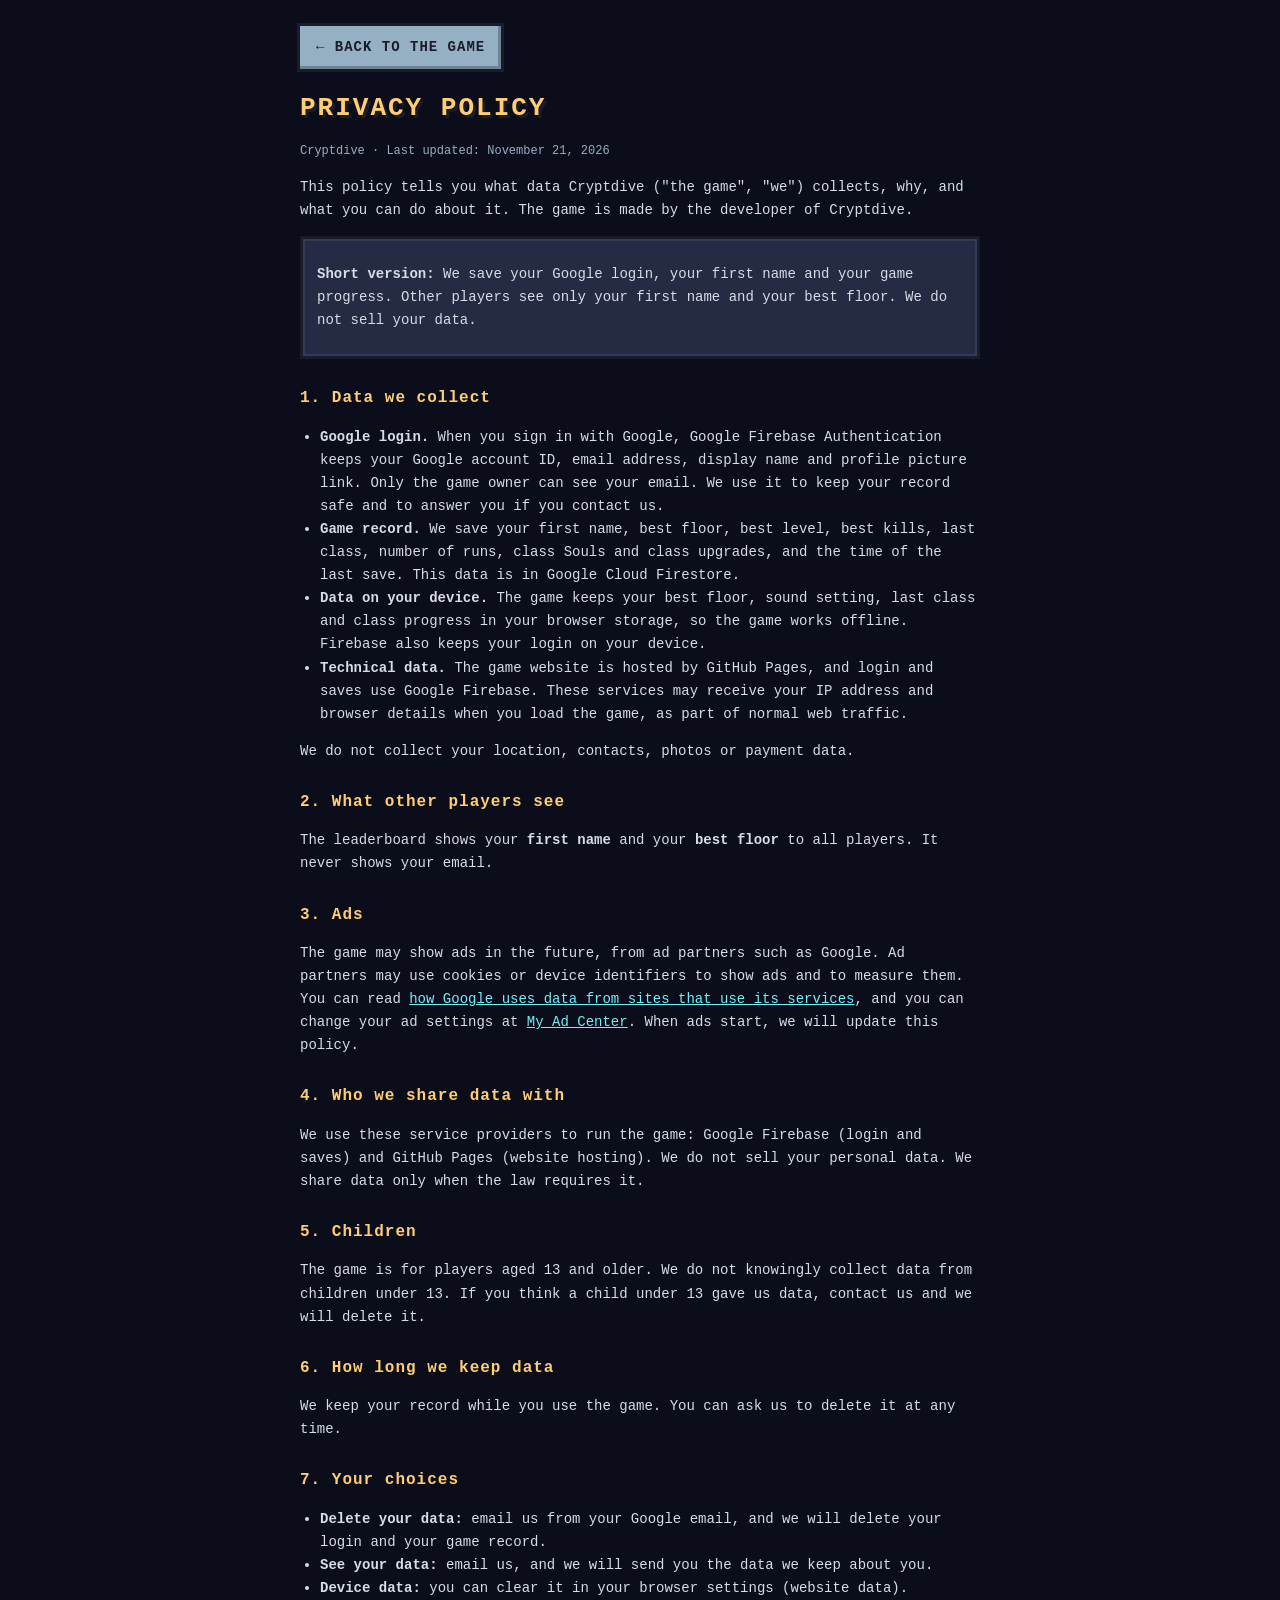
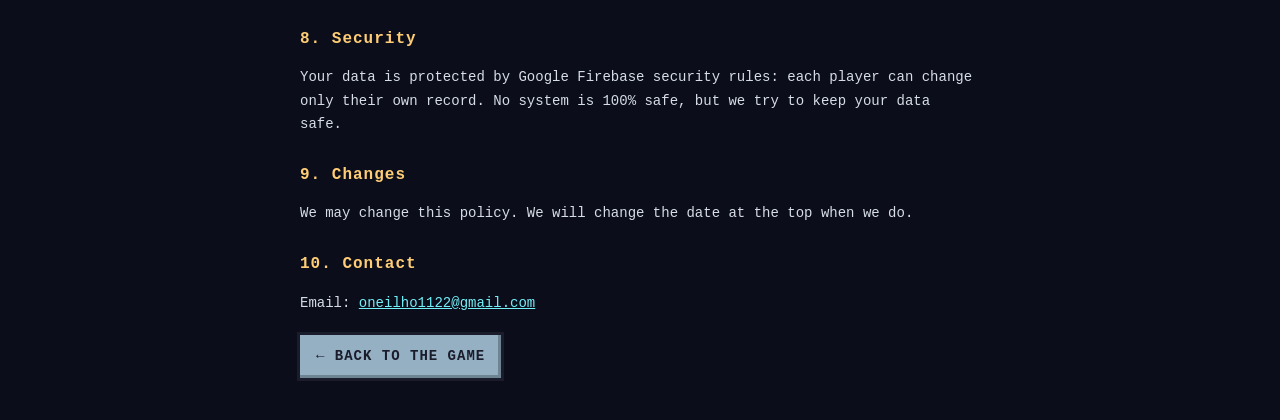
<file: privacy.html>
<!doctype html>
<html lang="en">
<head>
  <meta charset="utf-8">
  <meta name="viewport" content="width=device-width, initial-scale=1, viewport-fit=cover">
  <meta name="theme-color" content="#14182e">
  <title>Privacy Policy - Cryptdive</title>
  <link rel="icon" type="image/png" href="icons/icon-192.png">
  <style>
    :root { --bg: #14182e; --ink: #f4f4f4; --dim: #94b0c2; --gold: #ffcd75; --edge: #333c57; --dark: #1a1c2c; }
    * { box-sizing: border-box; }
    html, body { margin: 0; background: #0b0d1a; color: var(--ink); }
    body {
      font-family: ui-monospace, "SFMono-Regular", Menlo, Consolas, "Courier New", monospace;
      font-size: 14px;
      line-height: 1.65;
      padding: calc(20px + env(safe-area-inset-top)) 16px calc(32px + env(safe-area-inset-bottom));
    }
    main { max-width: 680px; margin: 0 auto; }
    h1 { color: var(--gold); font-size: 26px; letter-spacing: 2px; margin: 8px 0 4px; text-shadow: 3px 3px 0 var(--dark); }
    h2 { color: var(--gold); font-size: 16px; letter-spacing: 1px; margin: 26px 0 6px; }
    p, li { color: #d6dde6; }
    ul { padding-left: 20px; }
    .date { color: var(--dim); font-size: 12px; }
    a { color: #73eff7; }
    .back {
      display: inline-block; margin: 6px 0 10px; padding: 10px 16px;
      font-weight: 800; letter-spacing: 1px; text-decoration: none;
      color: var(--dark); background: #94b0c2; box-shadow: inset -3px -3px 0 rgba(0,0,0,.25), 0 0 0 3px var(--dark);
    }
    .box { background: #262b44; border: 3px solid var(--dark); box-shadow: inset 0 0 0 2px var(--edge); padding: 10px 14px; }
  </style>
</head>
<body>
<main>
  <a class="back" href="./">&larr; BACK TO THE GAME</a>
  <h1>PRIVACY POLICY</h1>
  <p class="date">Cryptdive &middot; Last updated: November 21, 2026</p>

  <p>This policy tells you what data Cryptdive ("the game", "we") collects, why, and what you can do about it. The game is made by the developer of Cryptdive.</p>

  <div class="box">
    <p><b>Short version:</b> We save your Google login, your first name and your game progress. Other players see only your first name and your best floor. We do not sell your data.</p>
  </div>

  <h2>1. Data we collect</h2>
  <ul>
    <li><b>Google login.</b> When you sign in with Google, Google Firebase Authentication keeps your Google account ID, email address, display name and profile picture link. Only the game owner can see your email. We use it to keep your record safe and to answer you if you contact us.</li>
    <li><b>Game record.</b> We save your first name, best floor, best level, best kills, last class, number of runs, class Souls and class upgrades, and the time of the last save. This data is in Google Cloud Firestore.</li>
    <li><b>Data on your device.</b> The game keeps your best floor, sound setting, last class and class progress in your browser storage, so the game works offline. Firebase also keeps your login on your device.</li>
    <li><b>Technical data.</b> The game website is hosted by GitHub Pages, and login and saves use Google Firebase. These services may receive your IP address and browser details when you load the game, as part of normal web traffic.</li>
  </ul>
  <p>We do not collect your location, contacts, photos or payment data.</p>

  <h2>2. What other players see</h2>
  <p>The leaderboard shows your <b>first name</b> and your <b>best floor</b> to all players. It never shows your email.</p>

  <h2>3. Ads</h2>
  <p>The game may show ads in the future, from ad partners such as Google. Ad partners may use cookies or device identifiers to show ads and to measure them. You can read <a href="https://policies.google.com/technologies/partner-sites" target="_blank" rel="noopener">how Google uses data from sites that use its services</a>, and you can change your ad settings at <a href="https://myadcenter.google.com" target="_blank" rel="noopener">My Ad Center</a>. When ads start, we will update this policy.</p>

  <h2>4. Who we share data with</h2>
  <p>We use these service providers to run the game: Google Firebase (login and saves) and GitHub Pages (website hosting). We do not sell your personal data. We share data only when the law requires it.</p>

  <h2>5. Children</h2>
  <p>The game is for players aged 13 and older. We do not knowingly collect data from children under 13. If you think a child under 13 gave us data, contact us and we will delete it.</p>

  <h2>6. How long we keep data</h2>
  <p>We keep your record while you use the game. You can ask us to delete it at any time.</p>

  <h2>7. Your choices</h2>
  <ul>
    <li><b>Delete your data:</b> email us from your Google email, and we will delete your login and your game record.</li>
    <li><b>See your data:</b> email us, and we will send you the data we keep about you.</li>
    <li><b>Device data:</b> you can clear it in your browser settings (website data).</li>
  </ul>

  <h2>8. Security</h2>
  <p>Your data is protected by Google Firebase security rules: each player can change only their own record. No system is 100% safe, but we try to keep your data safe.</p>

  <h2>9. Changes</h2>
  <p>We may change this policy. We will change the date at the top when we do.</p>

  <h2>10. Contact</h2>
  <p>Email: <a id="contact" href="mailto:oneilho1122@gmail.com">oneilho1122@gmail.com</a></p>

  <a class="back" href="./">&larr; BACK TO THE GAME</a>
</main>
</body>
</html>
</file>
